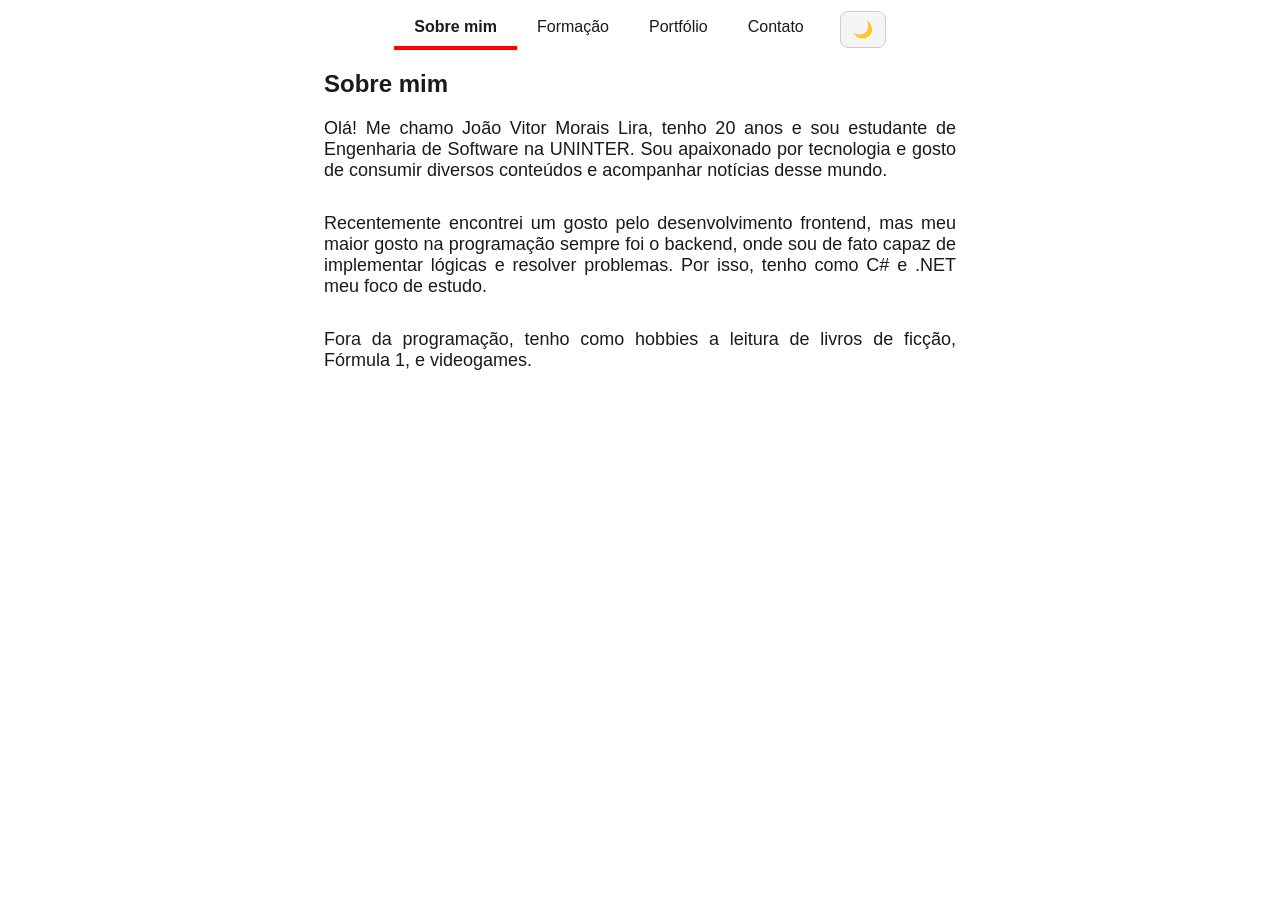
<file: index.html>
<!doctype html>
<html lang="pt-BR">
  <head>
    <meta charset="UTF-8" />
    <meta name="viewport" content="width=device-width, initial-scale=1.0" />
    <title>Vitor | Sobre mim</title>
    <link rel="stylesheet" href="styles.css" />
    <link rel="icon" href="public/cc9dec872865842fbad535b1f6148ab9.jpg" />
  </head>
  <body>
    <div class="nav-wrapper">
      <div class="nav">
        <a href="index.html">Sobre mim</a>
        <a href="pages/formacao.html">Formação</a>
        <a href="pages/portfolio.html">Portfólio</a>
        <a href="pages/contato.html">Contato</a>
      </div>
      <button id="theme-toggle">🌙</button>
    </div>

    <section class="content">
      <h2>Sobre mim</h2>

      <p>
        Olá! Me chamo João Vitor Morais Lira, tenho 20 anos e sou estudante de
        Engenharia de Software na UNINTER. Sou apaixonado por tecnologia e gosto
        de consumir diversos conteúdos e acompanhar notícias desse mundo.
      </p>

      <p>
        Recentemente encontrei um gosto pelo desenvolvimento frontend, mas meu
        maior gosto na programação sempre foi o backend, onde sou de fato capaz
        de implementar lógicas e resolver problemas. Por isso, tenho como C# e
        .NET meu foco de estudo.
      </p>

      <p>
        Fora da programação, tenho como hobbies a leitura de livros de ficção,
        Fórmula 1, e videogames.
      </p>
    </section>

    <script src="index.js"></script>
  </body>
</html>
</file>
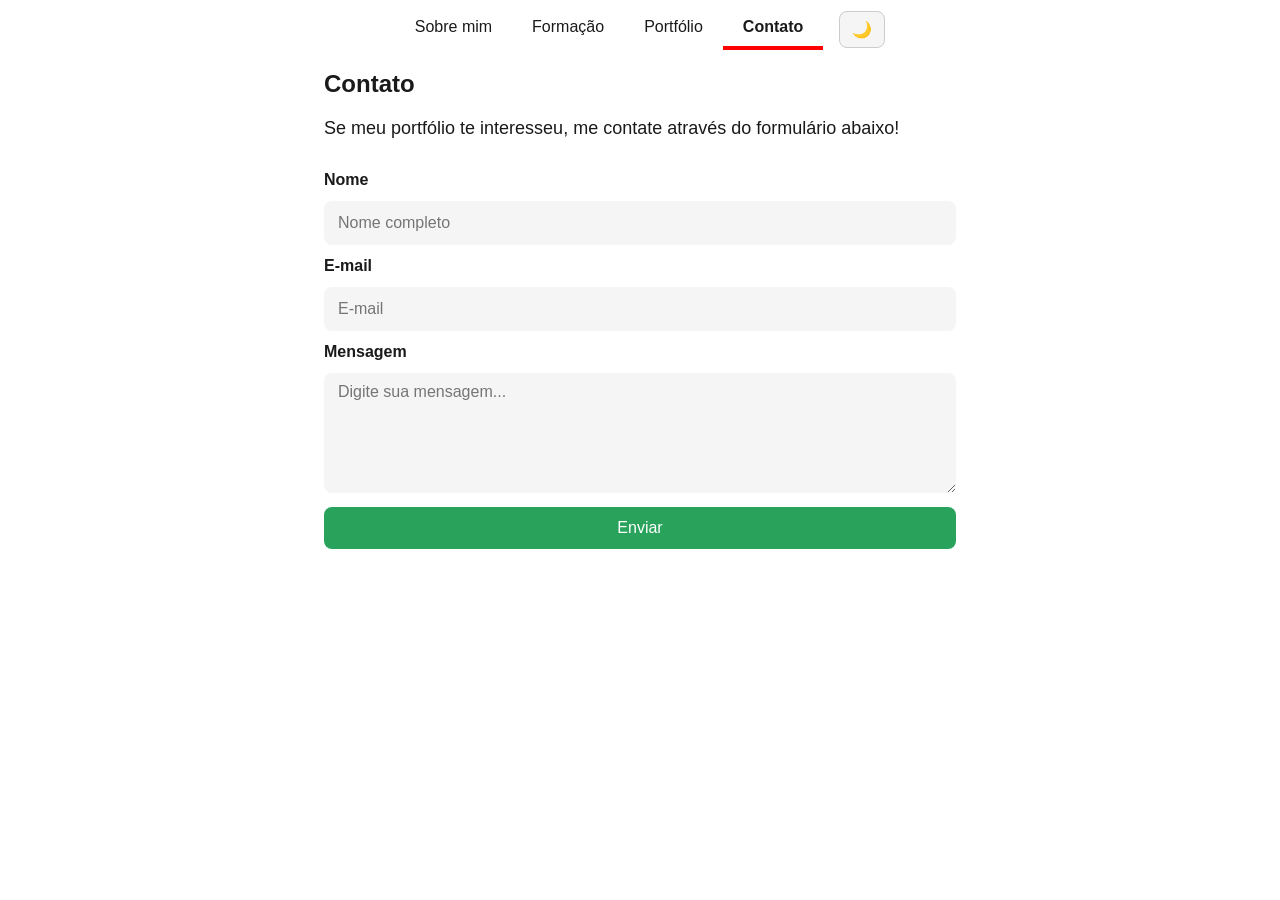
<file: contato.html>
<!DOCTYPE html>
<html lang="en">
<head>
    <meta charset="UTF-8">
    <meta name="viewport" content="width=device-width, initial-scale=1.0">
    <title>Vitor | Contato</title>
    <link rel="stylesheet" href="../styles.css">
    <link rel="icon" href="public/cc9dec872865842fbad535b1f6148ab9.jpg">
</head>
<body>
    <div class="nav-wrapper">
        <div class="nav">
            <a href="index.html">Sobre mim</a>
            <a href="formacao.html">Formação</a>
            <a href="portfolio.html">Portfólio</a>
            <a href="contato.html">Contato</a>
        </div>
        <button id="theme-toggle">🌙</button>
    </div>

    <section class="content">
        <h2>Contato</h2>
        <p>
            Se meu portfólio te interesseu, me contate através do formulário abaixo!
        </p>

        <form id="form">
            <label for="nome">Nome</label>
            <input type="text" id="nome" placeholder="Nome completo" required>
            <label for="email">E-mail</label>
            <input type="email" id="email" placeholder="E-mail" required>
            <label for="mensagem">Mensagem</label>
            <textarea id="mensagem" placeholder="Digite sua mensagem..." required></textarea>
            <button type="submit">Enviar</button>
        </form>
    </section>
    
    <div class="modal-overlay hidden" id="modal-overlay">
        <div class="modal">
            <p>Mensagem enviada com sucesso!</p>
            <button id="modal-close">OK</button>
        </div>
    </div>

    <script src="index.js"></script>
</body>
</html>
</file>
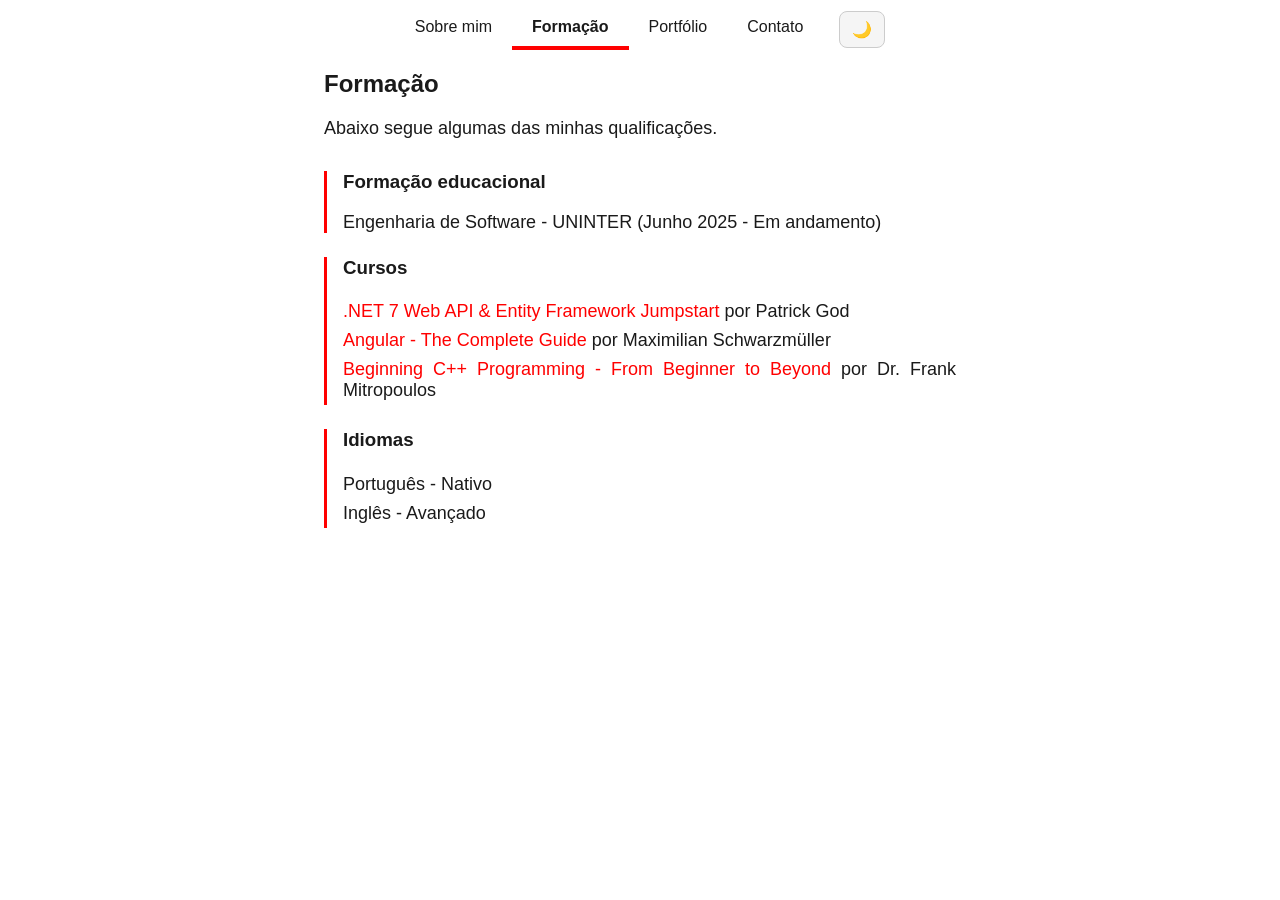
<file: formacao.html>
<!DOCTYPE html>
<html lang="en">
<head>
    <meta charset="UTF-8">
    <meta name="viewport" content="width=device-width, initial-scale=1.0">
    <title>Vitor | Formação</title>
    <link rel="stylesheet" href="../styles.css">
    <link rel="icon" href="public/cc9dec872865842fbad535b1f6148ab9.jpg">
</head>
<body>
    <div class="nav-wrapper">
        <div class="nav">
            <a href="index.html">Sobre mim</a>
            <a href="formacao.html">Formação</a>
            <a href="portfolio.html">Portfólio</a>
            <a href="contato.html">Contato</a>
        </div>
        <button id="theme-toggle">🌙</button>
    </div> 

    <section class="content">
        <h2>Formação</h2>
        <p>
            Abaixo segue algumas das minhas qualificações.
        </p>

        <div class="formacao-item">
            <h3>Formação educacional</h3>
            <p>Engenharia de Software - UNINTER (Junho 2025 - Em andamento)</p>
        </div>
        
        <div class="formacao-item">
            <h3>Cursos</h3>
            <ul>
                <li><a href="https://www.udemy.com/course/net-core-31-web-api-entity-framework-core-jumpstart/?couponCode=25BBPMXINACTIVE" target="_blank">.NET 7 Web API & Entity Framework Jumpstart</a> por Patrick God</li>
                <li><a href="https://www.udemy.com/course/the-complete-guide-to-angular-2/?couponCode=25BBPMXINACTIVE" target="_blank">Angular - The Complete Guide</a> por Maximilian Schwarzmüller</li>
                <li><a href="https://www.udemy.com/course/beginning-c-plus-plus-programming/?couponCode=25BBPMXINACTIVE" target="_blank">Beginning C++ Programming - From Beginner to Beyond</a> por Dr. Frank Mitropoulos</li>
            </ul>
        </div>

        <div class="formacao-item">
            <h3>Idiomas</h3>
            <ul>
                <li>Português - Nativo</li>
                <li>Inglês - Avançado</li>
            </ul>
        </div>
    </section>

    <script src="index.js"></script>
</body>
</html>
</file>
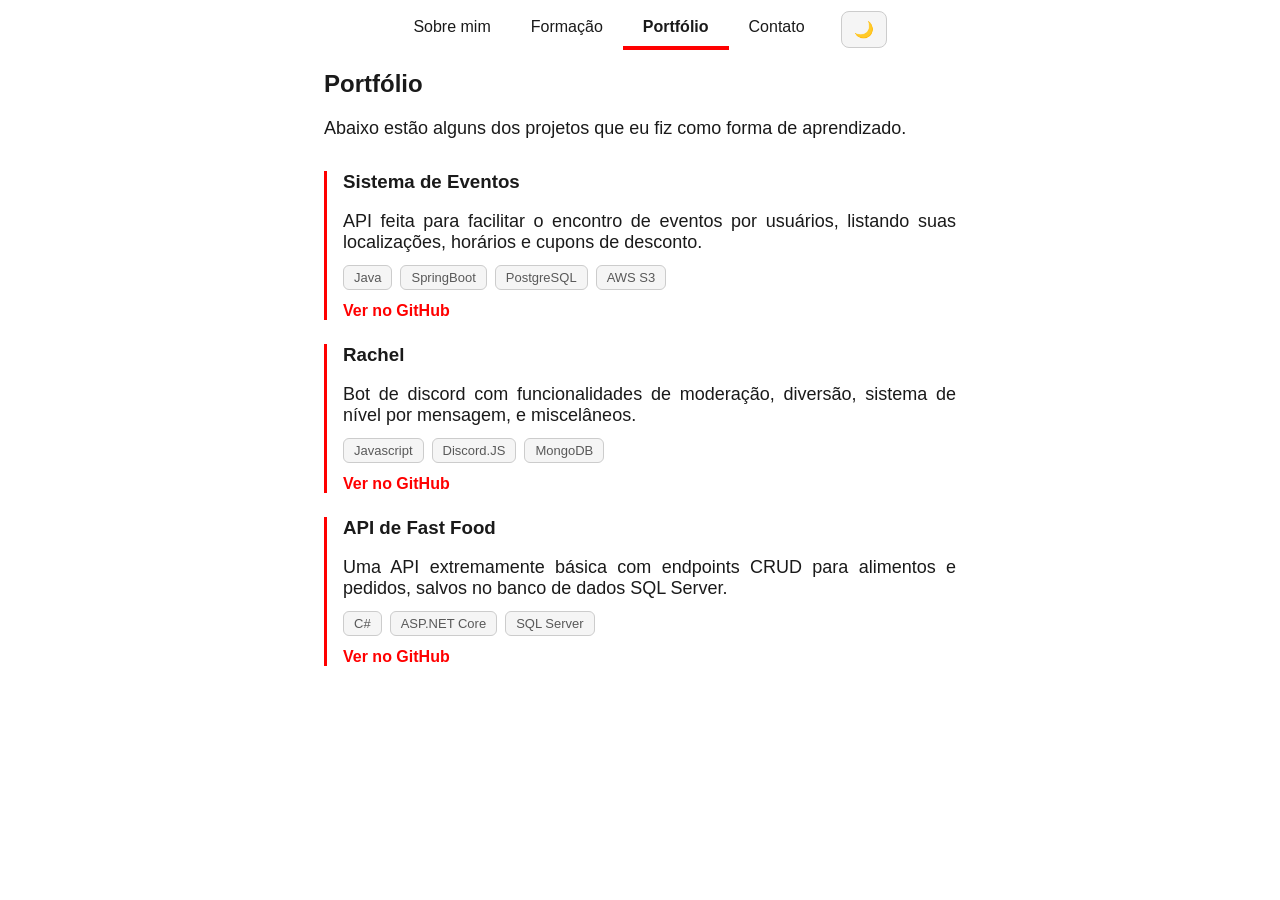
<file: portfolio.html>
<!DOCTYPE html>
<html lang="en">
<head>
    <meta charset="UTF-8">
    <meta name="viewport" content="width=device-width, initial-scale=1.0">
    <title>Vitor | Portfólio</title>
    <link rel="stylesheet" href="../styles.css">
    <link rel="icon" href="public/cc9dec872865842fbad535b1f6148ab9.jpg">
</head>
<body>
    <div class="nav-wrapper">
        <div class="nav">
            <a href="index.html">Sobre mim</a>
            <a href="formacao.html">Formação</a>
            <a href="portfolio.html">Portfólio</a>
            <a href="contato.html">Contato</a>
        </div>
        <button id="theme-toggle">🌙</button>
    </div>
    
    <section class="content">
        <h2>Portfólio</h2>
        <p>
            Abaixo estão alguns dos projetos que eu fiz como forma de aprendizado. 
        </p>

        <div class="project-item">
            <h3>Sistema de Eventos</h3>
            <p>API feita para facilitar o encontro de eventos por usuários, listando suas localizações, horários e cupons de desconto.</p>
            <div class="tags">
                <span>Java</span> <span>SpringBoot</span> <span>PostgreSQL</span> <span>AWS S3</span>
            </div>
            <a href="https://github.com/KusouUK/eventos_api" target="_blank">Ver no GitHub</a>
        </div>

        <div class="project-item">
            <h3>Rachel</h3>
            <p>Bot de discord com funcionalidades de moderação, diversão, sistema de nível por mensagem, e miscelâneos.</p>
            <div class="tags">
                <span>Javascript</span> <span>Discord.JS</span> <span>MongoDB</span>
            </div>
            <a href="https://github.com/KusouUK/RachelTOP" target="_blank">Ver no GitHub</a>
        </div>

        <div class="project-item">
            <h3>API de Fast Food</h3>
            <p>Uma API extremamente básica com endpoints CRUD para alimentos e pedidos, salvos no banco de dados SQL Server.</p>
            <div class="tags">
                <span>C#</span> <span>ASP.NET Core</span> <span>SQL Server</span>
            </div>
            <a href="https://github.com/KusouUK/FastFoodAPI" target="_blank">Ver no GitHub</a>
        </div>
    </section>
    
    <script src="index.js"></script>
</body>
</html>
</file>
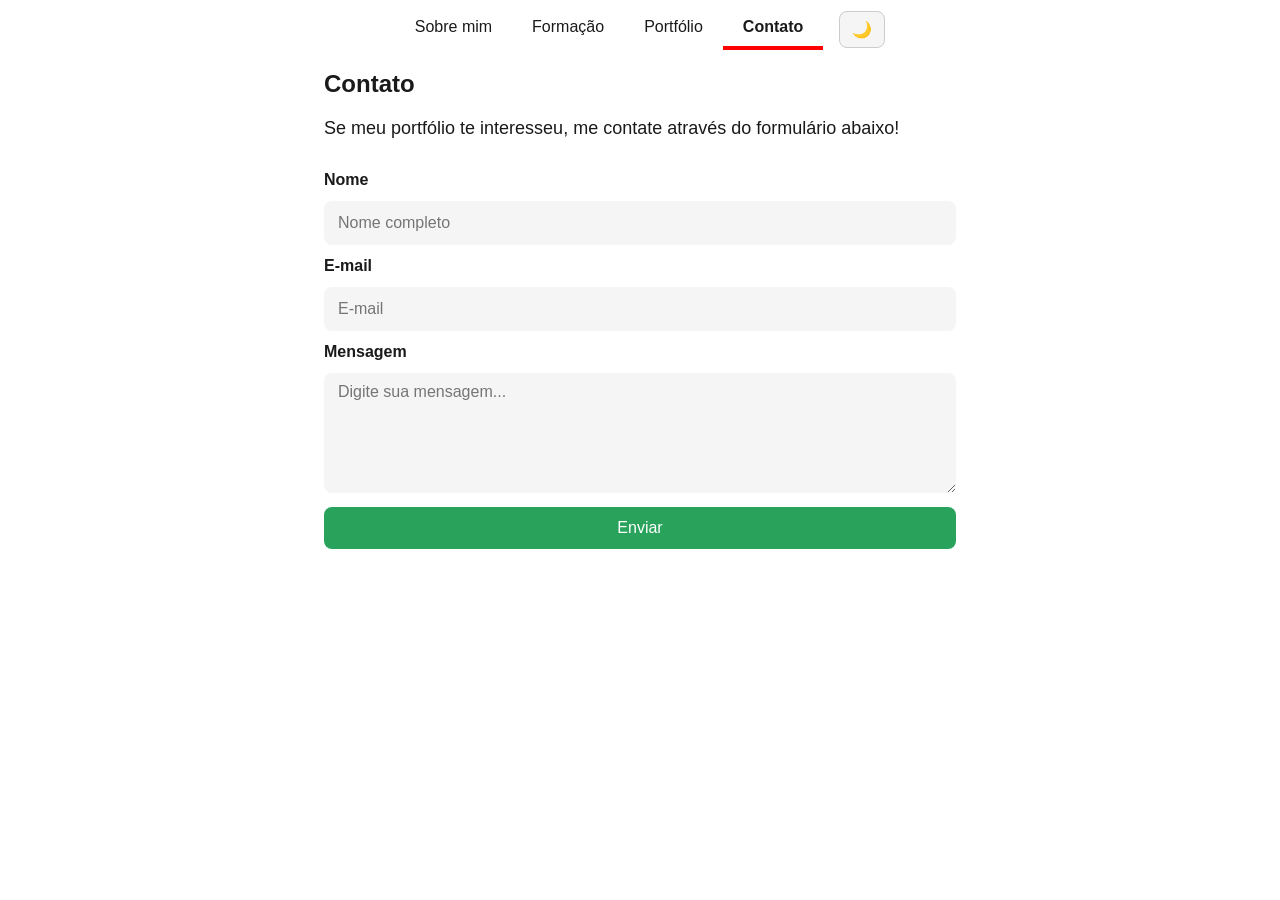
<file: pages/contato.html>
<!DOCTYPE html>
<html lang="pt-BR">
<head>
    <meta charset="UTF-8">
    <meta name="viewport" content="width=device-width, initial-scale=1.0">
    <title>Vitor | Contato</title>
    <link rel="stylesheet" href="../styles.css">
    <link rel="icon" href="../public/cc9dec872865842fbad535b1f6148ab9.jpg">
</head>
<body>
    <div class="nav-wrapper">
        <div class="nav">
            <a href="../index.html">Sobre mim</a>
            <a href="formacao.html">Formação</a>
            <a href="portfolio.html">Portfólio</a>
            <a href="contato.html">Contato</a>
        </div>
        <button id="theme-toggle">🌙</button>
    </div>

    <section class="content">
        <h2>Contato</h2>
        <p>
            Se meu portfólio te interesseu, me contate através do formulário abaixo!
        </p>

        <form id="form">
            <label for="nome">Nome</label>
            <input type="text" id="nome" placeholder="Nome completo" required>
            <label for="email">E-mail</label>
            <input type="email" id="email" placeholder="E-mail" required>
            <label for="mensagem">Mensagem</label>
            <textarea id="mensagem" placeholder="Digite sua mensagem..." required></textarea>
            <button type="submit">Enviar</button>
        </form>
    </section>
    
    <div class="modal-overlay hidden" id="modal-overlay">
        <div class="modal">
            <p>Mensagem enviada com sucesso!</p>
            <button id="modal-close">OK</button>
        </div>
    </div>

    <script src="../index.js"></script>
</body>
</html>
</file>
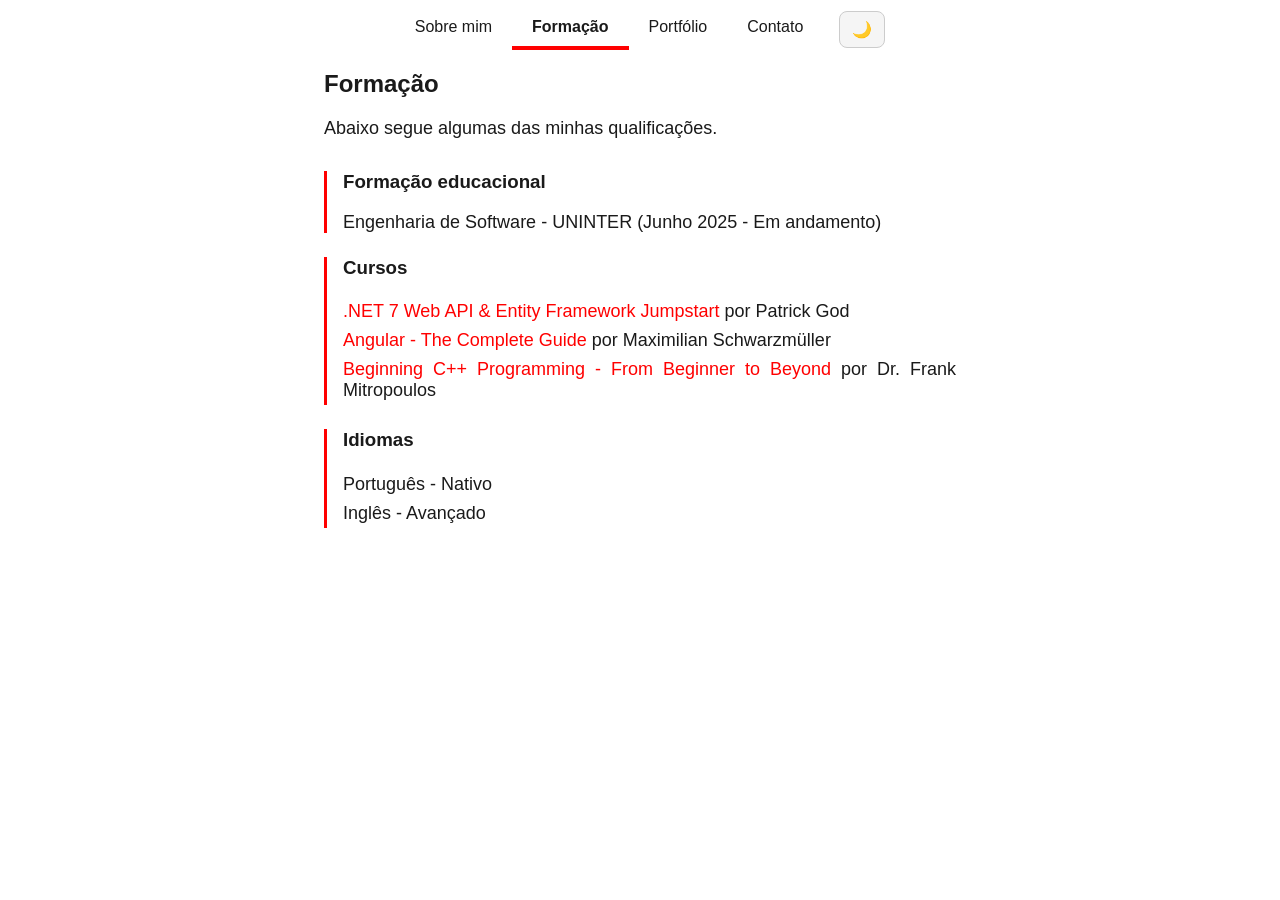
<file: pages/formacao.html>
<!DOCTYPE html>
<html lang="pt-BR">
<head>
    <meta charset="UTF-8">
    <meta name="viewport" content="width=device-width, initial-scale=1.0">
    <title>Vitor | Formação</title>
    <link rel="stylesheet" href="../styles.css">
    <link rel="icon" href="../public/cc9dec872865842fbad535b1f6148ab9.jpg">
</head>
<body>
    <div class="nav-wrapper">
        <div class="nav">
            <a href="../index.html">Sobre mim</a>
            <a href="formacao.html">Formação</a>
            <a href="portfolio.html">Portfólio</a>
            <a href="contato.html">Contato</a>
        </div>
        <button id="theme-toggle">🌙</button>
    </div> 

    <section class="content">
        <h2>Formação</h2>
        <p>
            Abaixo segue algumas das minhas qualificações.
        </p>

        <div class="formacao-item">
            <h3>Formação educacional</h3>
            <p>Engenharia de Software - UNINTER (Junho 2025 - Em andamento)</p>
        </div>
        
        <div class="formacao-item">
            <h3>Cursos</h3>
            <ul>
                <li><a href="https://www.udemy.com/course/net-core-31-web-api-entity-framework-core-jumpstart/?couponCode=25BBPMXINACTIVE" target="_blank">.NET 7 Web API & Entity Framework Jumpstart</a> por Patrick God</li>
                <li><a href="https://www.udemy.com/course/the-complete-guide-to-angular-2/?couponCode=25BBPMXINACTIVE" target="_blank">Angular - The Complete Guide</a> por Maximilian Schwarzmüller</li>
                <li><a href="https://www.udemy.com/course/beginning-c-plus-plus-programming/?couponCode=25BBPMXINACTIVE" target="_blank">Beginning C++ Programming - From Beginner to Beyond</a> por Dr. Frank Mitropoulos</li>
            </ul>
        </div>

        <div class="formacao-item">
            <h3>Idiomas</h3>
            <ul>
                <li>Português - Nativo</li>
                <li>Inglês - Avançado</li>
            </ul>
        </div>
    </section>

    <script src="../index.js"></script>
</body>
</html>
</file>
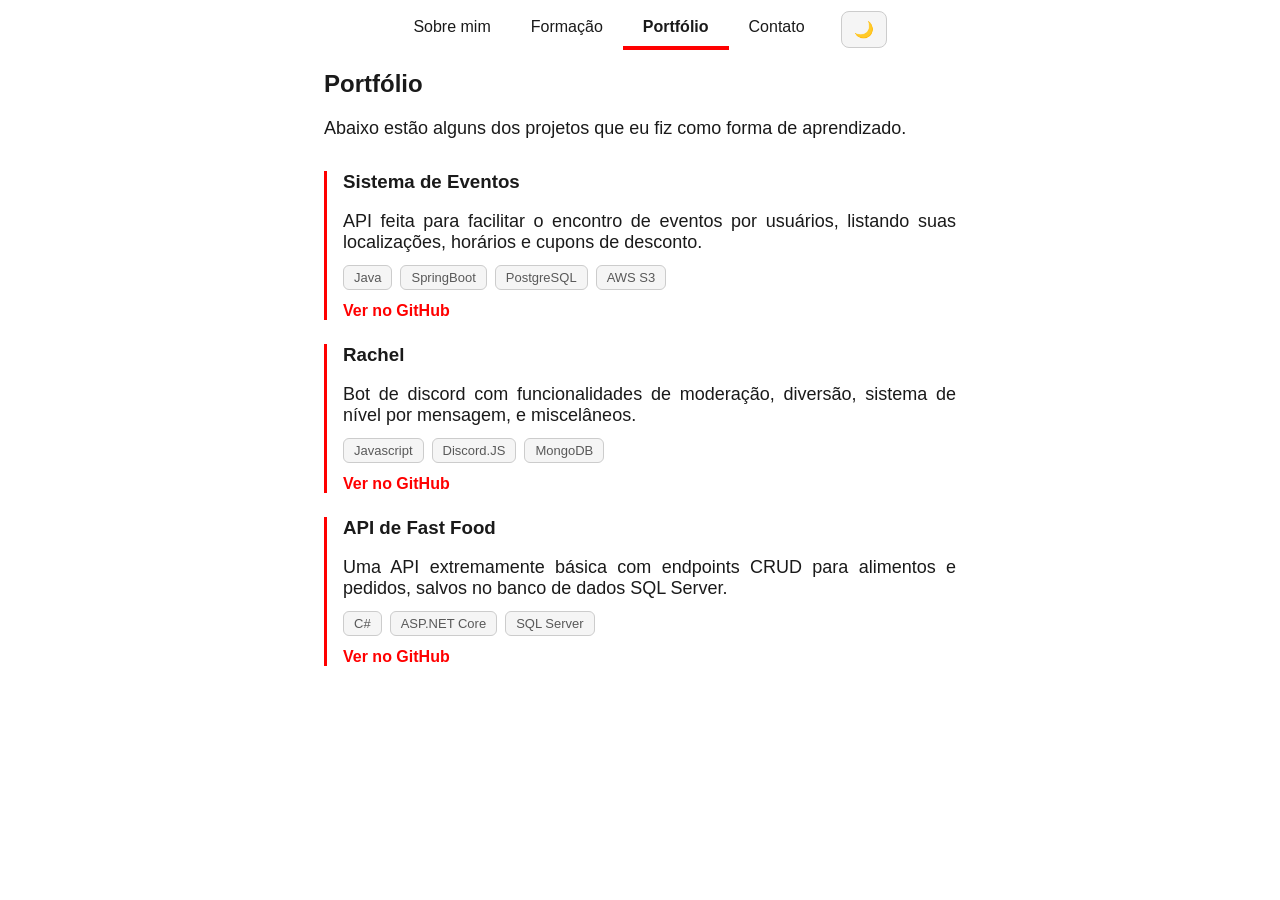
<file: pages/portfolio.html>
<!DOCTYPE html>
<html lang="pt-BR">
<head>
    <meta charset="UTF-8">
    <meta name="viewport" content="width=device-width, initial-scale=1.0">
    <title>Vitor | Portfólio</title>
    <link rel="stylesheet" href="../styles.css">
    <link rel="icon" href="../public/cc9dec872865842fbad535b1f6148ab9.jpg">
</head>
<body>
    <div class="nav-wrapper">
        <div class="nav">
            <a href="../index.html">Sobre mim</a>
            <a href="formacao.html">Formação</a>
            <a href="portfolio.html">Portfólio</a>
            <a href="contato.html">Contato</a>
        </div>
        <button id="theme-toggle">🌙</button>
    </div>
    
    <section class="content">
        <h2>Portfólio</h2>
        <p>
            Abaixo estão alguns dos projetos que eu fiz como forma de aprendizado. 
        </p>

        <div class="project-item">
            <h3>Sistema de Eventos</h3>
            <p>API feita para facilitar o encontro de eventos por usuários, listando suas localizações, horários e cupons de desconto.</p>
            <div class="tags">
                <span>Java</span> <span>SpringBoot</span> <span>PostgreSQL</span> <span>AWS S3</span>
            </div>
            <a href="https://github.com/KusouUK/eventos_api" target="_blank">Ver no GitHub</a>
        </div>

        <div class="project-item">
            <h3>Rachel</h3>
            <p>Bot de discord com funcionalidades de moderação, diversão, sistema de nível por mensagem, e miscelâneos.</p>
            <div class="tags">
                <span>Javascript</span> <span>Discord.JS</span> <span>MongoDB</span>
            </div>
            <a href="https://github.com/KusouUK/RachelTOP" target="_blank">Ver no GitHub</a>
        </div>

        <div class="project-item">
            <h3>API de Fast Food</h3>
            <p>Uma API extremamente básica com endpoints CRUD para alimentos e pedidos, salvos no banco de dados SQL Server.</p>
            <div class="tags">
                <span>C#</span> <span>ASP.NET Core</span> <span>SQL Server</span>
            </div>
            <a href="https://github.com/KusouUK/FastFoodAPI" target="_blank">Ver no GitHub</a>
        </div>
    </section>
    
    <script src="../index.js"></script>
</body>
</html>
</file>
<file: styles.css>
/* VARIÁVEIS GLOBAIS DE CORES */

:root {
    --bg-color: hsl(0, 0%, 100%);
    --bg-secondary: hsl(0, 0%, 96%);
    --text-color: hsl(0, 0%, 10%);
    --text-secondary: hsl(0, 0%, 35%);
    --border-color: hsl(0, 0%, 80%);

    --accent-color: hsl(0, 100%, 50%);
    --accent-hover: hsl(0, 100%, 35%);

    --submit-color: hsl(145, 60%, 40%);
    --submit-hover: hsl(145, 60%, 33%);
    --submit-text: hsl(0, 0%, 100%);
}

[data-theme="dark"] {
    --bg-color: hsl(0, 0%, 10%);
    --bg-secondary: hsl(0, 0%, 16%);
    --text-color: hsl(0, 0%, 95%);
    --text-secondary: hsl(0, 0%, 70%);
    --border-color: hsl(0, 0%, 30%);

    --accent-color: hsl(0, 100%, 50%);
    --accent-hover: hsl(0, 100%, 35%);

    --submit-color: hsl(145, 50%, 45%);
    --submit-hover: hsl(145, 50%, 38%);
    --submit-text: hsl(0, 0%, 100%);
}

body {
    background-color: var(--bg-color);
    color: var(--text-color);
    font-family: Arial, Helvetica, sans-serif;
}

/* NAVEGAÇÃO */

.nav-wrapper {
    display: flex;
    align-items: center;
    justify-content: center;
    gap: 16px;
    margin: 0 auto;
    width: fit-content;
}

.nav {
    display: flex;
    /* border: 1px solid var(--border-color); */
}

.nav a {
    margin: 0;
    padding: 10px 20px;
    /* border-right: 1px solid var(--border-color); */
    text-decoration: none;
    color: inherit;
    position: relative;
}


.nav a:hover {
    /* background-color: var(--accent-hover); */
    border-bottom: 4px solid var(--accent-hover);
}

.nav a:last-child {
    border-right: none;
}

.nav a.active {
    font-weight: bold;
    /* background-color: var(--accent-color); */
    border-bottom: 4px solid var(--accent-color)
}

#theme-toggle {
    border: 1px solid var(--border-color);
    background-color: var(--bg-secondary);
    color: var(--text-color);
    border-radius: 8px;
    padding: 8px 12px;
    font-size: 16px;
    cursor: pointer;
    transition: background-color 0.2s, transform 0.1s;
}

#theme-toggle:hover {
    background-color: var(--bg-secondary);
}

#theme-toggle:active {
    transform: scale(0.95);
}

/* CONTEÚDO DAS PÁGINAS */

.content {
    margin: 0 auto;
    width: 50%;
    text-align: justify;
}

.content p {
    font-size: 18px;
    margin-bottom: 32px;
}

.content p:last-child {
    margin-bottom: 0px;
}

/* FORMULÁRIO DA PÁGINA DE CONTATO */

#form {
    display: flex;
    flex-direction: column;
    gap: 12px;
}

#form label {
    font-weight: bold;
}

#form input, textarea {
    font-size: 16px;
}

#form input {
    background-color: var(--bg-secondary);
    color: var(--text-color);
    border: none;
    border-radius: 8px;
    padding: 10px 14px;
    height: 24px;
}

#form textarea {
    font-family: inherit; /* sem isso, vem com fonte monoespaçada padrão do navegador */
    resize: vertical; /* permite redimensionar só na altura, não na largura */
    min-height: 100px;
    max-height: 300px;
    background-color: var(--bg-secondary);
    color: var(--text-color);
    border: none;
    border-radius: 8px;
    padding: 10px 14px;
}

#form textarea::-webkit-scrollbar {
    width: 8px;
}

#form textarea::-webkit-scrollbar-track {
    background: var(--bg-secondary);
    border-radius: 8px;
}

#form textarea::-webkit-scrollbar-thumb {
    background: var(--border-color);
    border-radius: 8px;
}

#form textarea::-webkit-scrollbar-thumb:hover {
    background: var(--border-color);
    cursor: pointer;
}

#form button {
    background-color: var(--submit-color);
    color: var(--submit-text);
    width: 100%;
    margin-top: 2px;
    padding: 12px 32px;
    font-size: 16px;
    border: none;
    border-radius: 8px;
    margin-left: auto;
}

#form button:hover {
    background-color: var(--submit-hover);
    cursor: pointer;
}

/* MODAL QUE APARECE AO ENVIAR O FORMULÁRIO DE CONTATO */

.modal-overlay {
    position: fixed;
    top: 0;
    left: 0;
    width: 100%;
    height: 100%;
    background: rgba(0, 0, 0, 0.5);
    display: flex;
    align-items: center;
    justify-content: center;
    z-index: 1000;
}

.modal-overlay.hidden {
    display: none;
}

.modal {
    background-color: var(--bg-secondary);
    color: var(--text-color);
    padding: 24px 32px;
    border-radius: 8px;
    border: 1px solid var(--border-color);
    text-align: center;
}

.modal button {
    margin-top: 16px;
    padding: 8px 24px;
    background-color: var(--submit-color);
    color: var(--submit-text);
    border: none;
    border-radius: 8px;
}

.modal button:hover {
    cursor: pointer;
    background-color: var(--submit-hover);
}

/* PÁGINA DE FORMAÇÃO */

.formacao-item {
    border-left: 3px solid var(--accent-color);
    padding-left: 16px;
    margin-bottom: 24px;
}

.formacao-item ul {
    list-style: none;
    padding-left: 0;
}

.formacao-item li {
    font-size: 18px;
    padding: 4px 0;
}

.formacao-item a {
    color: var(--accent-color);
    text-decoration: none;
}

.formacao-item a:hover {
    text-decoration: underline;
    opacity: 0.7;
}

/* PORTFÓLIO */

.project-item {
    border-left: 3px solid var(--accent-color);
    padding-left: 16px;
    margin-bottom: 24px;
}

.project-item h3 {
    margin-bottom: 8px;
}

.project-item p {
    margin-bottom: 12px;
}

.tags {
    display: flex;
    flex-wrap: wrap;
    gap: 8px;
    margin-bottom: 12px;
}

.tags span {
    background-color: var(--bg-secondary);
    border: 1px solid var(--border-color);
    border-radius: 6px;
    padding: 4px 10px;
    font-size: 13px;
    color: var(--text-secondary)
}

.project-item a {
    color: var(--accent-color);
    text-decoration: none;
    font-weight: bold;
}

.project-item a:hover {
    text-decoration: underline;
    opacity: 0.7;
}

@media (max-width: 768px) {
    .content {
        width: 85%;
    }

    .nav a {
        padding: 8px 14px;
        font-size: 14px;
    }
}

@media (max-width: 480px) {
    .nav-wrapper {
        width: fit-content;
        flex-direction: column;
        gap: 10px;
    }

    .nav {
        flex-wrap: wrap;
        justify-content: center;
        width: 100%;
    }

    .nav a {
        padding: 8px 10px;
        font-size: 13px;
        border-right: none;
        border-bottom: 1px solid var(--border-color);
    }

    .content {
        width: 90%;
        text-align: justify;
    }

    #theme-toggle {
        align-self: center;
    }
}
</file>
